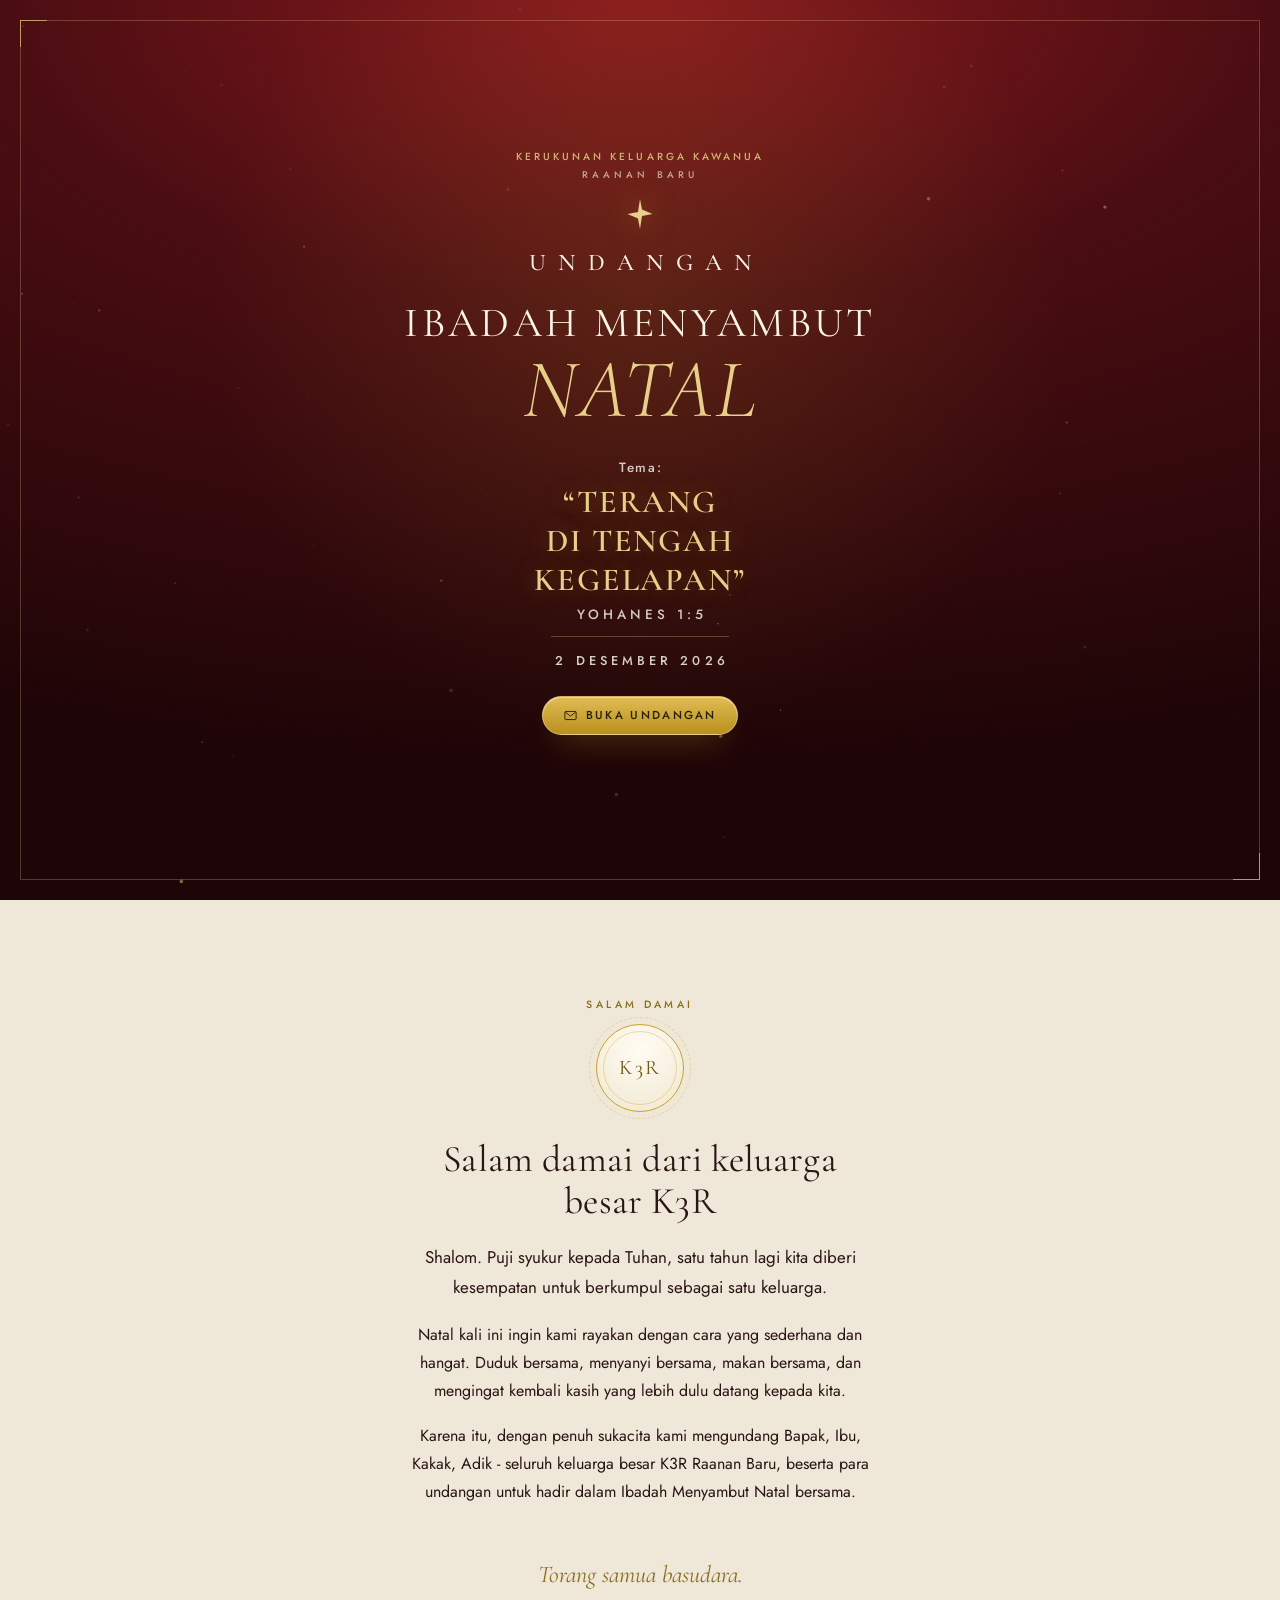
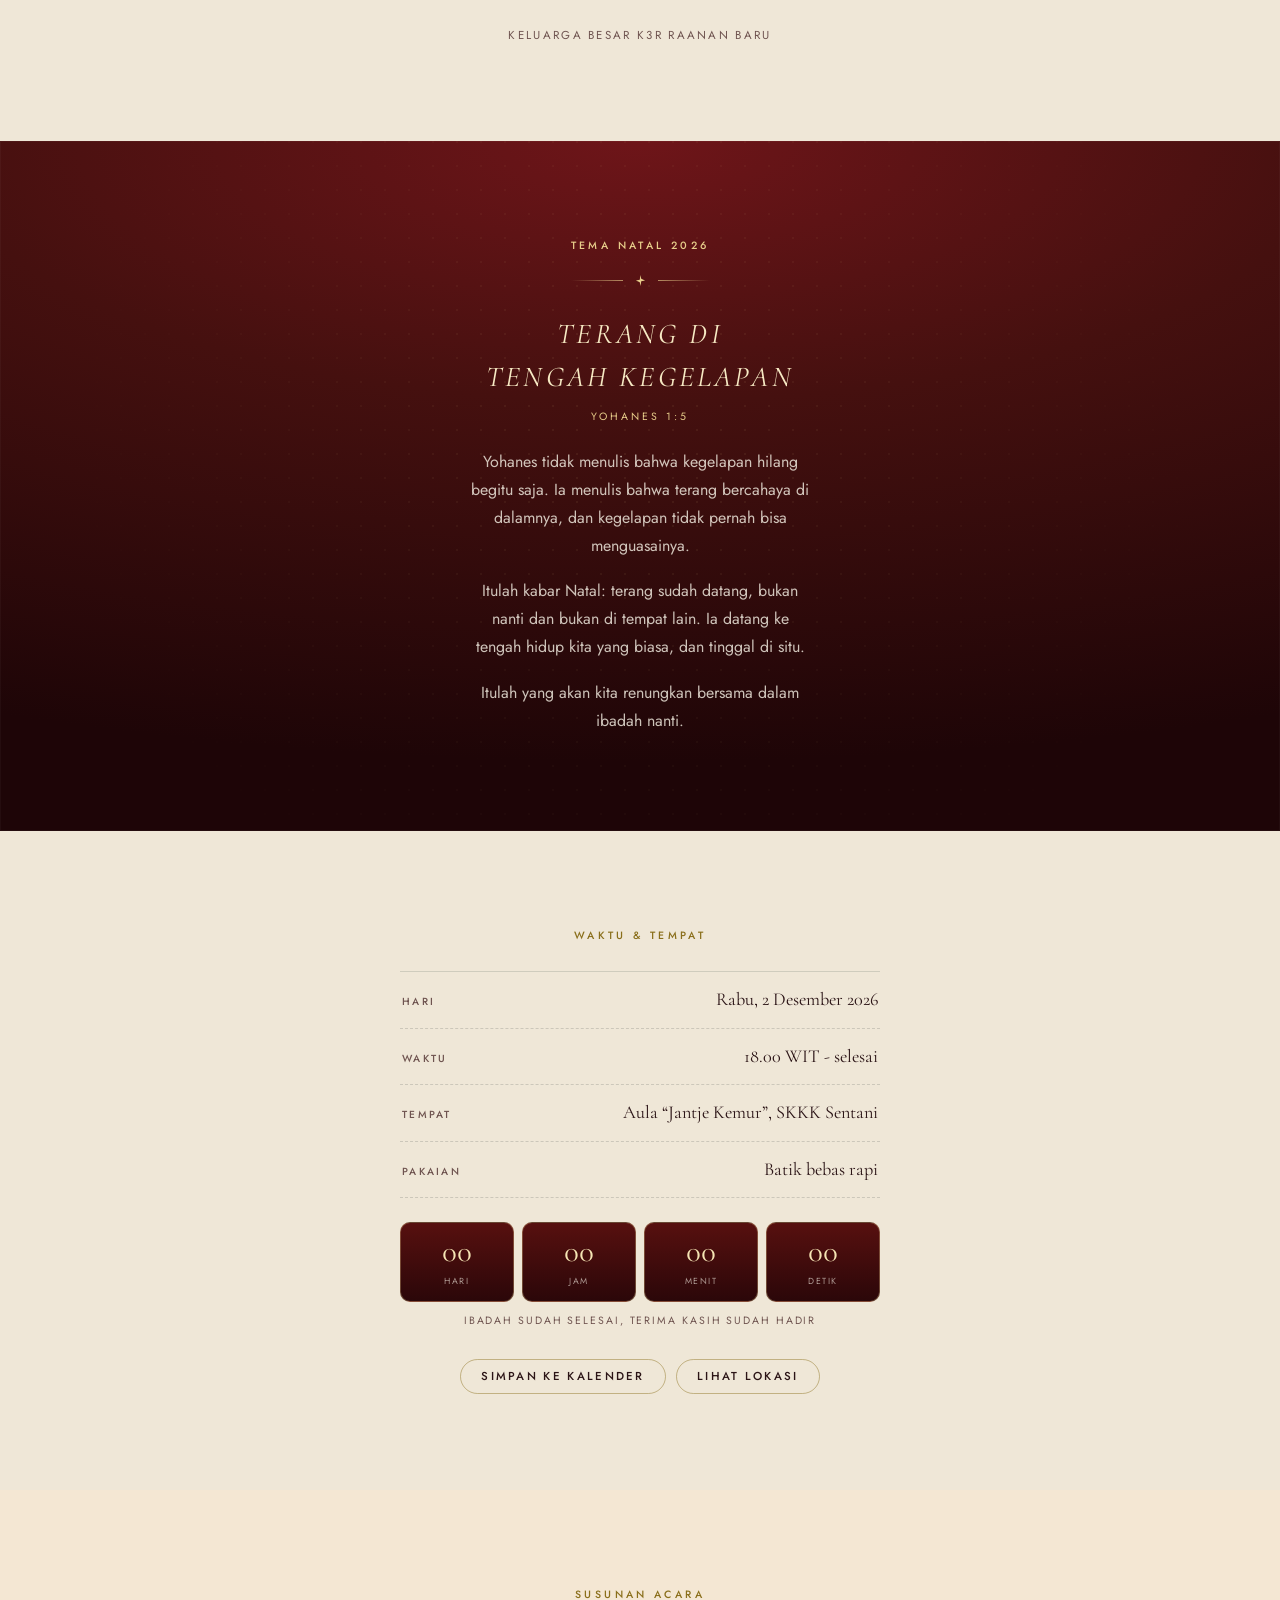
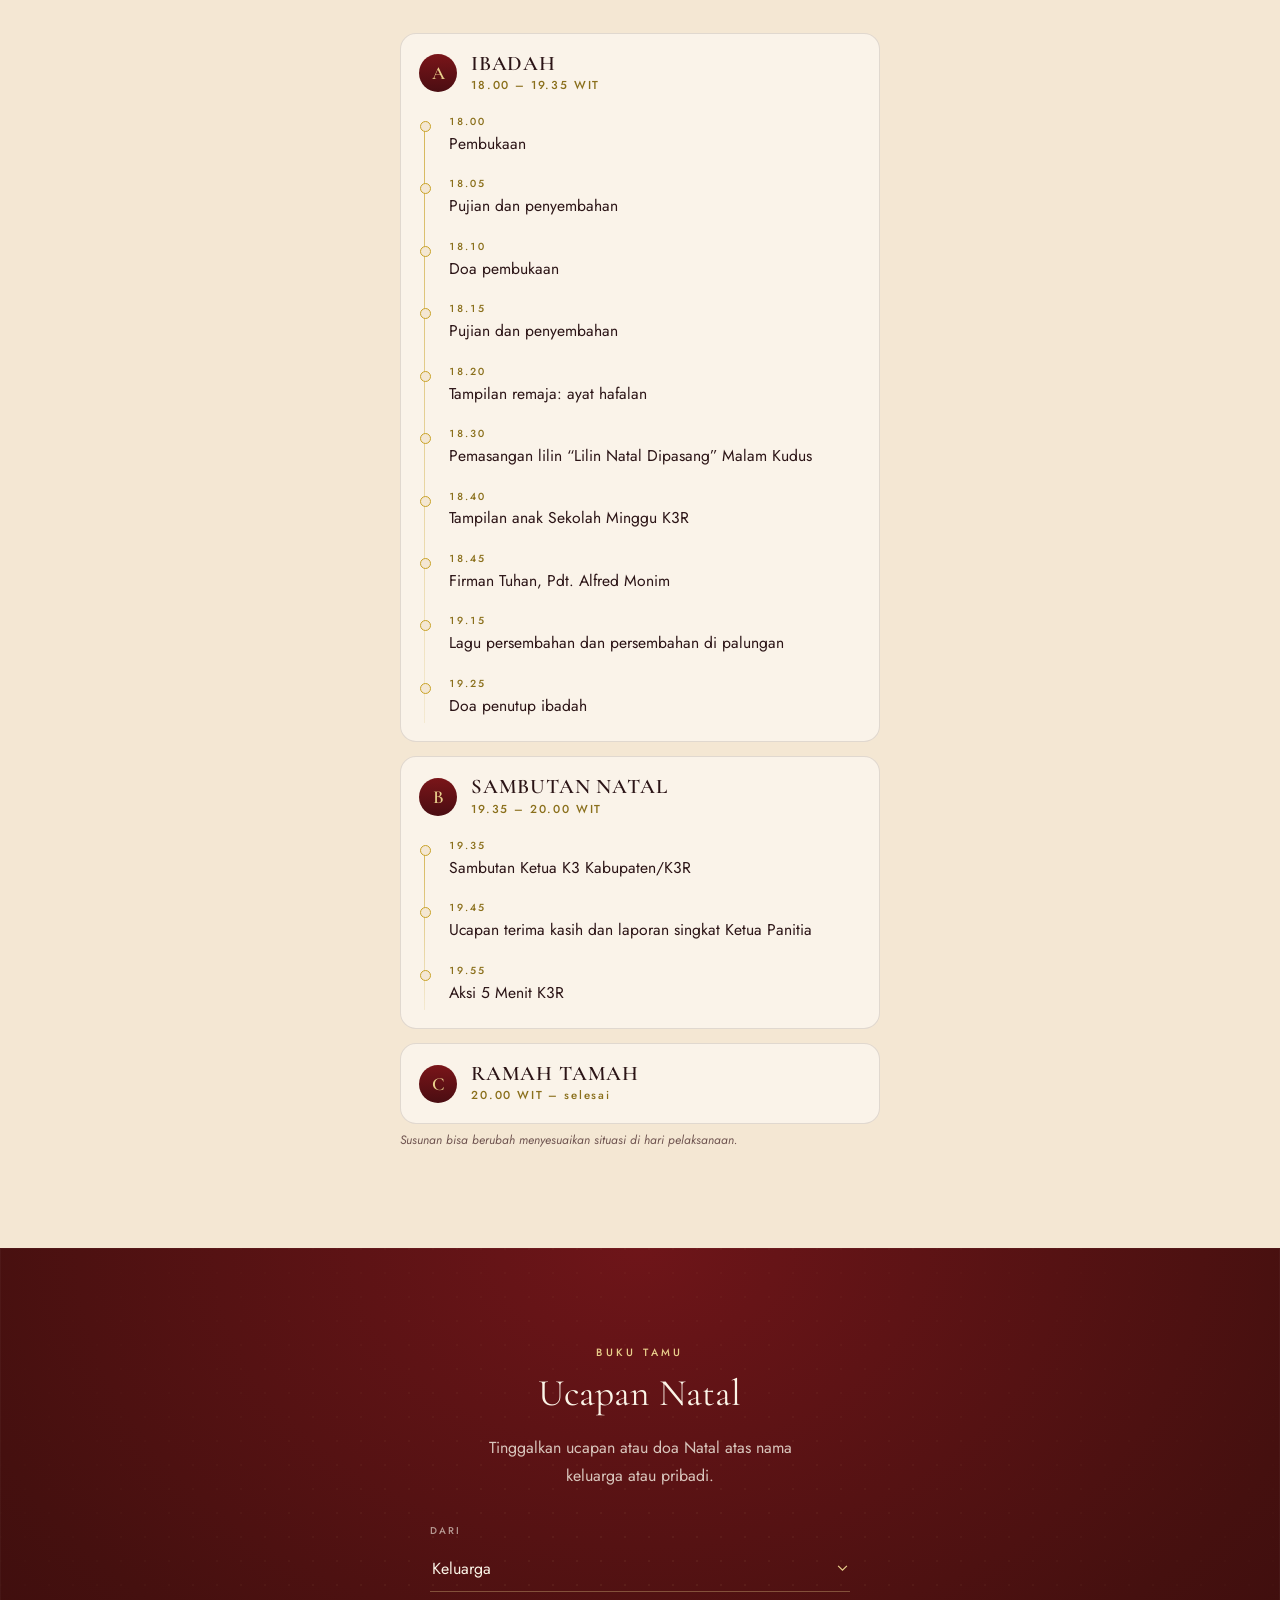
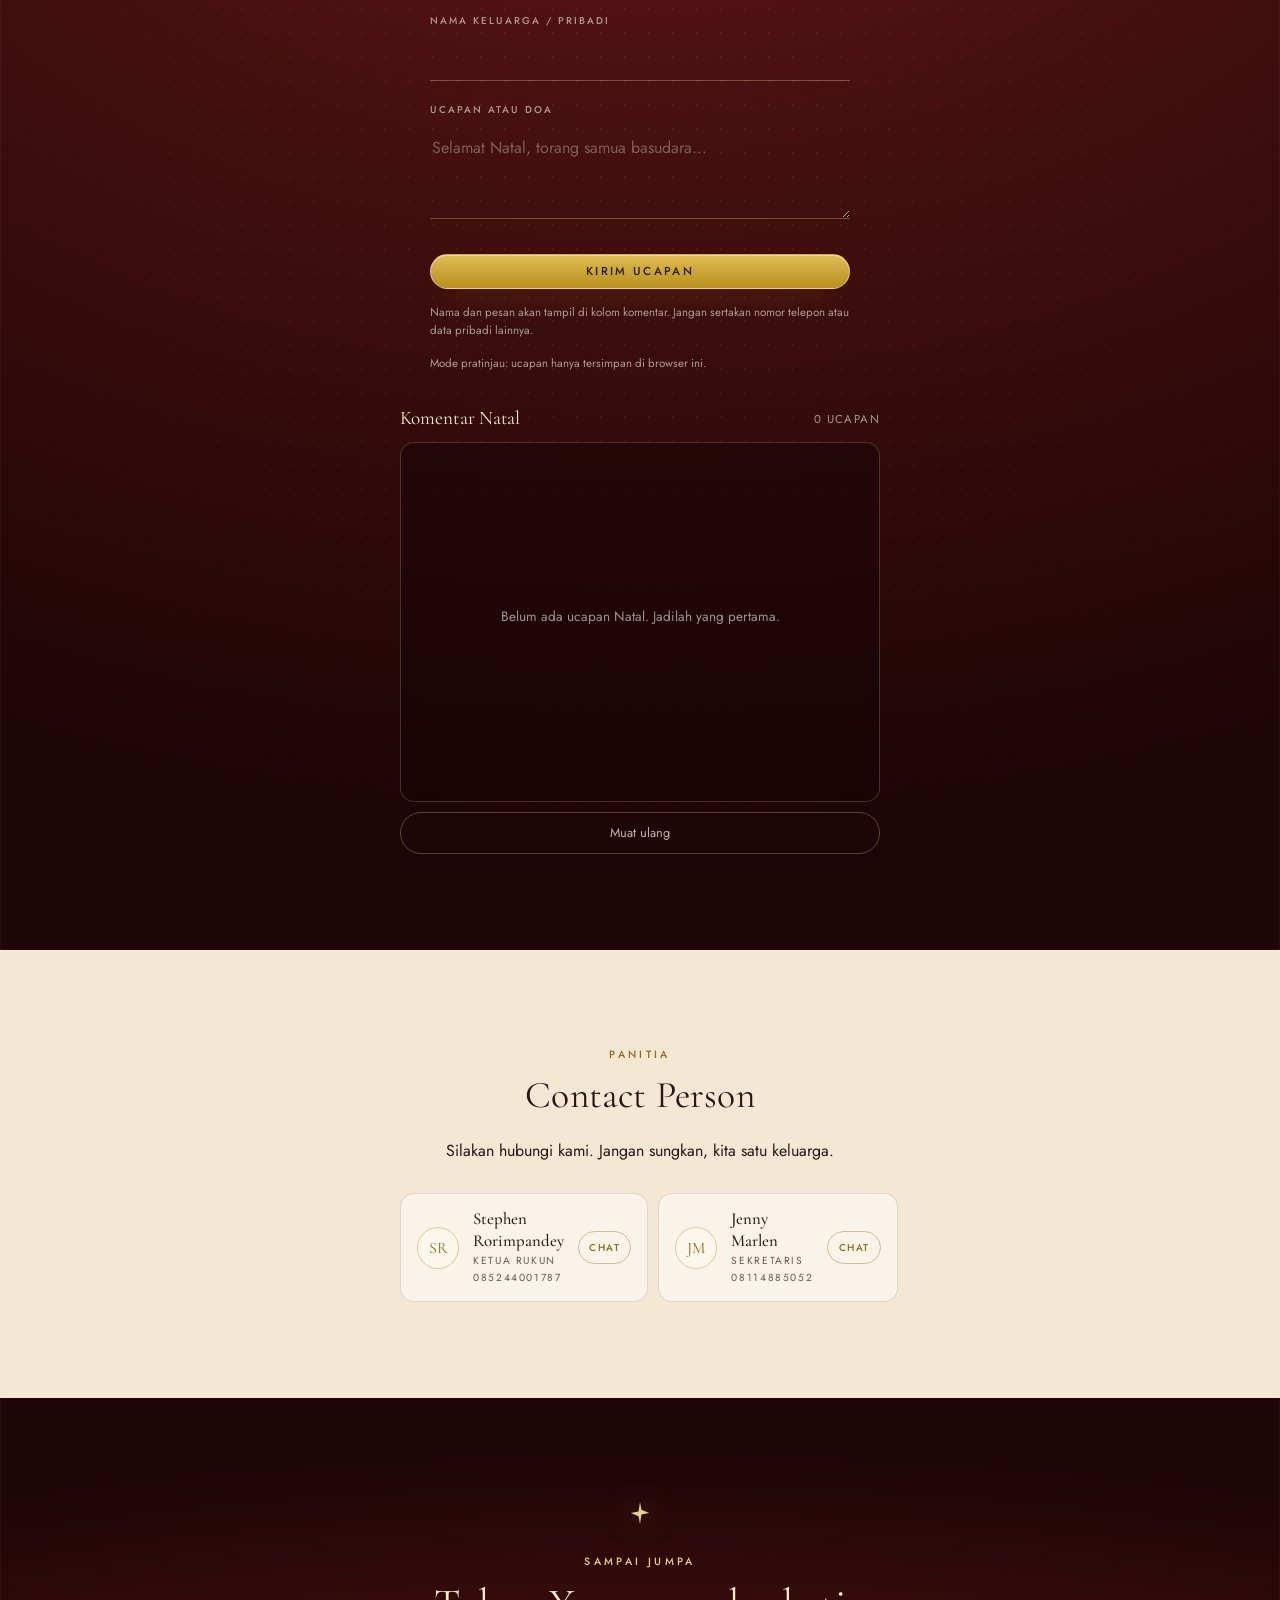
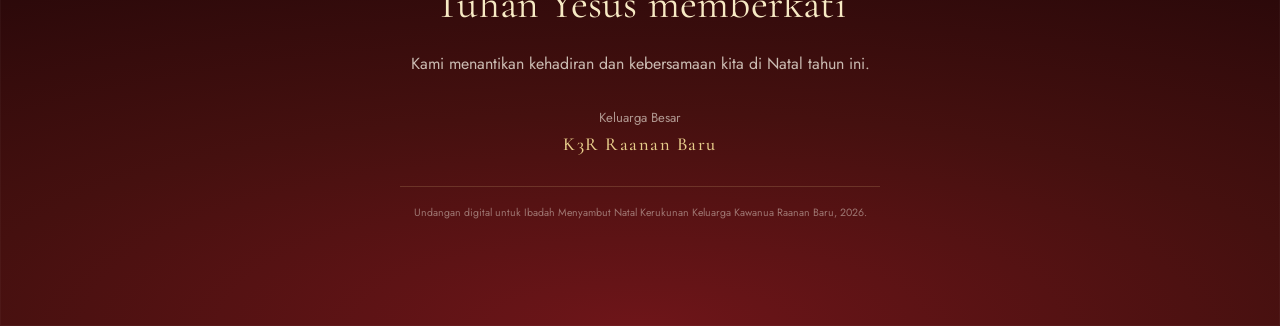
<file: index.html>
<!DOCTYPE html>
<html lang="id">
<head>
<meta charset="utf-8">
<meta name="viewport" content="width=device-width, initial-scale=1, viewport-fit=cover">
<meta name="theme-color" content="#25060A">
<title>Undangan Ibadah Menyambut Natal K3R Raanan Baru 2026</title>
<meta name="description" content="Undangan Ibadah Menyambut Natal Kerukunan Keluarga Kawanua (K3R) Raanan Baru. Rabu, 2 Desember 2026, pukul 18.00 WIT, di Aula “Jantje Kemur”, SKKK Sentani.">
<meta property="og:type" content="website">
<meta property="og:title" content="Ibadah Menyambut Natal K3R Raanan Baru 2026">
<meta property="og:description" content="Terang di tengah kegelapan. 2 Desember 2026, pukul 18.00 WIT, di Aula “Jantje Kemur”, SKKK Sentani.">
<meta property="og:locale" content="id_ID">
<link rel="preconnect" href="https://fonts.googleapis.com">
<link rel="preconnect" href="https://fonts.gstatic.com" crossorigin>
<link href="https://fonts.googleapis.com/css2?family=Cormorant+Garamond:ital,wght@0,300;0,400;0,500;0,600;1,300;1,400&family=Jost:wght@300;400;500;600&display=swap" rel="stylesheet">
<link rel="stylesheet" href="css/style.css">
<noscript><style>
  body.locked { overflow: auto !important; height: auto !important; }
  [data-reveal] { opacity: 1 !important; transform: none !important; }
  #openBtn, .scroll-cue { display: none; }
</style></noscript>
</head>
<body class="locked">

<!-- ==========================================================
     SAMPUL / PINTU MASUK
     ========================================================== -->
<header class="cover" id="cover">
  <canvas id="dust" aria-hidden="true"></canvas>
  <span class="frame" aria-hidden="true"></span>

  <div class="cover-inner wrap">
    <p class="eyebrow">Kerukunan Keluarga Kawanua<span>Raanan Baru</span></p>

    <svg class="star" viewBox="0 0 24 24" aria-hidden="true">
      <path d="M12 0l1.62 8.38L22 12l-8.38 1.62L12 24l-1.62-8.38L2 12l8.38-1.62z"/>
    </svg>

    <p class="cover-label">Undangan</p>

    <h1 class="cover-title"><span>Ibadah Menyambut</span> <em>Natal</em></h1>

    <p class="cover-theme"><span class="cover-theme-label">Tema:</span>&ldquo;Terang di Tengah Kegelapan&rdquo;<span>Yohanes 1:5</span></p>

    <div class="guest" id="guestCard" hidden>
      <small>Undangan untuk</small>
      <strong id="guestName"></strong>
      <span id="guestMeta"></span>
    </div>

    <p class="cover-date" id="coverDate">2 Desember 2026</p>

    <button class="btn btn--gold" id="openBtn" type="button">
      <svg class="ico" viewBox="0 0 24 24" fill="none" stroke="currentColor" stroke-width="1.5" aria-hidden="true">
        <rect x="3" y="5.5" width="18" height="13" rx="1.5"/>
        <path d="M3.6 6.4 12 13l8.4-6.6"/>
      </svg>
      Buka Undangan
    </button>
  </div>

  <a class="scroll-cue" href="#salam" aria-label="Gulir ke isi undangan"><span></span></a>
</header>

<main id="main">

  <!-- ============================ SALAM ============================ -->
  <section class="sect" id="salam">
    <div class="wrap center">
      <p class="kicker">Salam Damai</p>
      <div class="seal" aria-hidden="true">K3R</div>

      <h2 data-reveal>Salam damai dari keluarga besar K3R</h2>

      <p class="lead" data-reveal>Shalom. Puji syukur kepada Tuhan, satu tahun lagi kita diberi kesempatan untuk berkumpul sebagai satu keluarga.</p>

      <p data-reveal>Natal kali ini ingin kami rayakan dengan cara yang sederhana dan hangat. Duduk bersama, menyanyi bersama, makan bersama, dan mengingat kembali kasih yang lebih dulu datang kepada kita.</p>

      <p data-reveal>Karena itu, dengan penuh sukacita kami mengundang Bapak, Ibu, Kakak, Adik - seluruh keluarga besar K3R Raanan Baru, beserta para undangan untuk hadir dalam Ibadah Menyambut Natal bersama.</p>

      <p class="pull" data-reveal>Torang samua basudara.</p>
      <p class="sign" data-reveal>Keluarga Besar K3R Raanan Baru</p>
    </div>
  </section>

  <!-- ============================ TEMA ============================ -->
  <section class="sect sect--dark" id="tema">
    <div class="wrap center">
      <p class="kicker" data-reveal>Tema Natal 2026</p>

      <div class="orn" aria-hidden="true">
        <i></i>
        <svg viewBox="0 0 24 24"><path d="M12 0l1.62 8.38L22 12l-8.38 1.62L12 24l-1.62-8.38L2 12l8.38-1.62z"/></svg>
        <i></i>
      </div>

      <blockquote class="quote" data-reveal>Terang di Tengah Kegelapan</blockquote>
      <p class="quote-ref" data-reveal>Yohanes 1:5</p>

      <p class="wide" data-reveal>Yohanes tidak menulis bahwa kegelapan hilang begitu saja. Ia menulis bahwa terang bercahaya di dalamnya, dan kegelapan tidak pernah bisa menguasainya.</p>
      <p class="wide" data-reveal>Itulah kabar Natal: terang sudah datang, bukan nanti dan bukan di tempat lain. Ia datang ke tengah hidup kita yang biasa, dan tinggal di situ.</p>
      <p class="wide" data-reveal>Itulah yang akan kita renungkan bersama dalam ibadah nanti.</p>
    </div>
  </section>

  <!-- ============================ ACARA ============================ -->
  <section class="sect" id="acara">
    <div class="wrap">
      <div class="center">
        <p class="kicker" data-reveal>Waktu &amp; Tempat</p>
      </div>

      <div class="rows" data-reveal>
        <div class="row">
          <span class="row-k">Hari</span>
          <span class="row-v" id="tglPanjang">Rabu, 2 Desember 2026</span>
        </div>
        <div class="row">
          <span class="row-k">Waktu</span>
          <span class="row-v" id="jamAcara">18.00 WIT - selesai</span>
        </div>
        <div class="row">
          <span class="row-k">Tempat</span>
          <span class="row-v" id="tempatAcara">Aula “Jantje Kemur”, SKKK Sentani</span>
        </div>
        <div class="row">
          <span class="row-k">Pakaian</span>
          <span class="row-v">Batik bebas rapi</span>
        </div>
      </div>

      <div class="cd" id="cd" aria-label="Hitung mundur menuju ibadah" data-reveal>
        <div><b id="cdD">--</b><span>Hari</span></div>
        <div><b id="cdH">--</b><span>Jam</span></div>
        <div><b id="cdM">--</b><span>Menit</span></div>
        <div><b id="cdS">--</b><span>Detik</span></div>
      </div>
      <p class="cd-note" id="cdNote">Menuju hari Natal</p>

      <div class="actions" data-reveal>
        <button class="btn btn--line" id="btnIcs" type="button">Simpan ke Kalender</button>
        <a class="btn btn--line" id="btnMaps" href="#" target="_blank" rel="noopener">Lihat Lokasi</a>
      </div>
    </div>
  </section>

  <!-- ============================ RUNDOWN ============================ -->
  <section class="sect sect--tint" id="rundown">
    <div class="wrap">
      <div class="center">
        <p class="kicker" data-reveal>Susunan Acara</p>
      </div>

      <div class="agenda" data-reveal>
        <section class="agenda-part" aria-labelledby="agendaIbadah">
          <header class="agenda-head">
            <span class="agenda-mark" aria-hidden="true">A</span>
            <div>
              <h3 id="agendaIbadah">Ibadah</h3>
              <p>18.00 &ndash; 19.35 WIT</p>
            </div>
          </header>
          <ol class="tl">
            <li><time>18.00</time><span>Pembukaan</span></li>
            <li><time>18.05</time><span>Pujian dan penyembahan</span></li>
            <li><time>18.10</time><span>Doa pembukaan</span></li>
            <li><time>18.15</time><span>Pujian dan penyembahan</span></li>
            <li><time>18.20</time><span>Tampilan remaja: ayat hafalan</span></li>
            <li><time>18.30</time><span>Pemasangan lilin &ldquo;Lilin Natal Dipasang&rdquo; Malam Kudus</span></li>
            <li><time>18.40</time><span>Tampilan anak Sekolah Minggu K3R</span></li>
            <li><time>18.45</time><span>Firman Tuhan, Pdt. Alfred Monim</span></li>
            <li><time>19.15</time><span>Lagu persembahan dan persembahan di palungan</span></li>
            <li><time>19.25</time><span>Doa penutup ibadah</span></li>
          </ol>
        </section>

        <section class="agenda-part" aria-labelledby="agendaSambutan">
          <header class="agenda-head">
            <span class="agenda-mark" aria-hidden="true">B</span>
            <div>
              <h3 id="agendaSambutan">Sambutan Natal</h3>
              <p>19.35 &ndash; 20.00 WIT</p>
            </div>
          </header>
          <ol class="tl">
            <li><time>19.35</time><span>Sambutan Ketua K3 Kabupaten/K3R</span></li>
            <li><time>19.45</time><span>Ucapan terima kasih dan laporan singkat Ketua Panitia</span></li>
            <li><time>19.55</time><span>Aksi 5 Menit K3R</span></li>
          </ol>
        </section>

        <section class="agenda-part" aria-labelledby="agendaRamah">
          <header class="agenda-head">
            <span class="agenda-mark" aria-hidden="true">C</span>
            <div>
              <h3 id="agendaRamah">Ramah Tamah</h3>
              <p>20.00 WIT &ndash; selesai</p>
            </div>
          </header>
        </section>
      </div>

      <p class="tl-note" data-reveal>Susunan bisa berubah menyesuaikan situasi di hari pelaksanaan.</p>
    </div>
  </section>

  <section class="sect sect--dark" id="ucapan" aria-labelledby="wishTitle">
    <div class="wrap">
      <div class="center">
        <p class="kicker" data-reveal>Buku Tamu</p>
        <h2 id="wishTitle" data-reveal>Ucapan Natal</h2>
        <p class="wide" data-reveal>Tinggalkan ucapan atau doa Natal atas nama keluarga atau pribadi.</p>
      </div>
      <form class="form" id="wishForm" data-reveal>
        <div class="field">
          <label for="wishJenis">Dari</label>
          <select id="wishJenis"><option>Keluarga</option><option>Pribadi</option></select>
        </div>
        <div class="field">
          <label for="wishNama">Nama keluarga / pribadi</label>
          <input id="wishNama" type="text" autocomplete="name" maxlength="70" required>
        </div>
        <div class="field">
          <label for="wishPesan">Ucapan atau doa</label>
          <textarea id="wishPesan" rows="3" minlength="3" maxlength="500" required placeholder="Selamat Natal, torang samua basudara..."></textarea>
        </div>
        <button class="btn btn--gold btn--full" type="submit" disabled>Kirim Ucapan</button>
        <p class="note">Nama dan pesan akan tampil di kolom komentar. Jangan sertakan nomor telepon atau data pribadi lainnya.</p>
        <p class="note" id="wishNote" role="status"></p>
      </form>
      <div class="wish-chat" data-reveal>
        <div class="wish-chat__head">
          <h3>Komentar Natal</h3>
          <span id="wishCount" class="wish-count">0 ucapan</span>
        </div>
        <div class="wish-chat__log" id="wishLog" aria-live="polite">
          <p id="wishEmpty" role="status">Memuat ucapan?</p>
          <ul id="wishList"></ul>
        </div>
        <button type="button" class="wish-refresh" id="wishRefresh">Muat ulang</button>
      </div>
    </div>
  </section>

  <!-- ============================ KONTAK ============================ -->
  <section class="sect sect--tint" id="kontak">
    <div class="wrap">
      <div class="center">
        <p class="kicker" data-reveal>Panitia</p>
        <h2 data-reveal>Contact Person</h2>
        <p data-reveal>Silakan hubungi kami. Jangan sungkan, kita satu keluarga.</p>
      </div>
      <div class="contacts" id="contacts" data-reveal></div>
    </div>
  </section>

</main>

<!-- ==========================================================
     PENUTUP
     ========================================================== -->
<footer class="closing">
  <div class="wrap center">
    <svg class="star star--sm" viewBox="0 0 24 24" aria-hidden="true">
      <path d="M12 0l1.62 8.38L22 12l-8.38 1.62L12 24l-1.62-8.38L2 12l8.38-1.62z"/>
    </svg>
    <p class="kicker">Sampai jumpa</p>
    <h2>Tuhan Yesus memberkati</h2>
    <p>Kami menantikan kehadiran dan kebersamaan kita di Natal tahun ini.</p>
    <p class="closing-sign">Keluarga Besar<br><strong>K3R Raanan Baru</strong></p>
    <p class="fine">Undangan digital untuk Ibadah Menyambut Natal Kerukunan Keluarga Kawanua Raanan Baru, 2026.</p>
  </div>
</footer>

<audio id="bgm" src="audio/lagu-natal.mp3" preload="auto" loop playsinline></audio>
<button class="music-btn" id="musicBtn" type="button" aria-pressed="false" aria-label="Putar musik" hidden>
  <svg viewBox="0 0 24 24" aria-hidden="true"><path d="M9 18V5l12-2v13" fill="none" stroke="currentColor" stroke-width="1.6"/><circle cx="6" cy="18" r="3" fill="currentColor"/><circle cx="18" cy="16" r="3" fill="currentColor"/></svg>
</button>

<nav class="dock" id="dock" aria-label="Aksi cepat">
  <a href="#" id="dockMaps" target="_blank" rel="noopener">Lokasi</a>
  <a href="#ucapan">Ucapan Natal</a>
</nav>

<script src="js/config.js"></script>
<script src="js/app.js"></script>
<script src="js/wishes.js" defer></script>
</body>
</html>
</file>
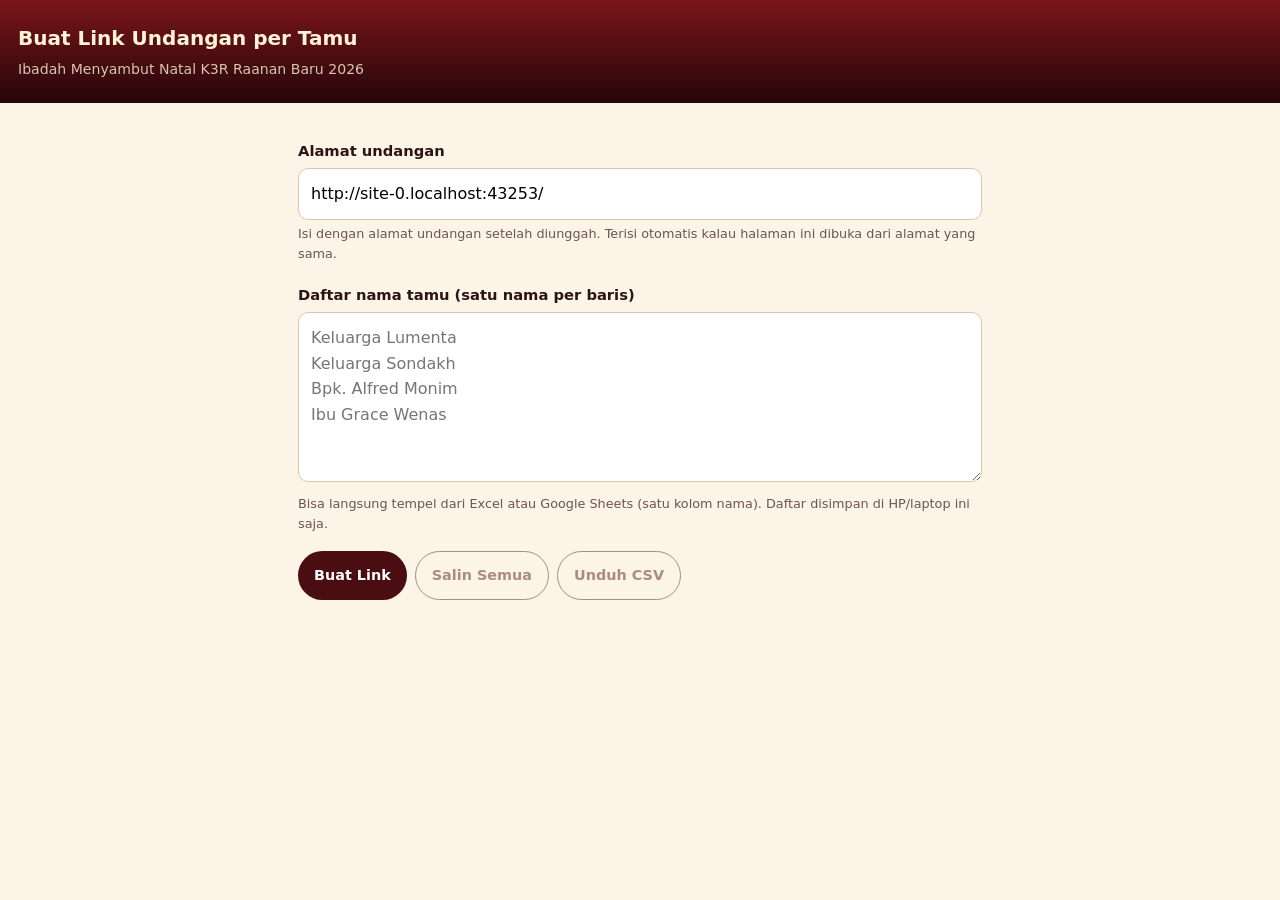
<file: buat-link.html>
<!DOCTYPE html>
<html lang="id">
<head>
<meta charset="utf-8">
<meta name="viewport" content="width=device-width, initial-scale=1, viewport-fit=cover">
<meta name="robots" content="noindex">
<meta name="theme-color" content="#25060A">
<title>Buat Link Undangan per Tamu · K3R</title>
<style>
  :root { --wine: #4A0D12; --gold: #C9A227; --cream: #FBF4E7; --ink: #2B1416; --muted: #6F5450; }
  * { box-sizing: border-box; }
  body {
    margin: 0;
    font: 16px/1.6 system-ui, -apple-system, "Segoe UI", sans-serif;
    color: var(--ink);
    background: var(--cream);
  }
  header { padding: 22px 18px; color: #FFF4D6; background: linear-gradient(180deg, #7A1519, #25060A); }
  header h1 { margin: 0; font-size: 1.25rem; }
  header p { margin: 4px 0 0; font-size: .88rem; opacity: .8; }
  main { max-width: 720px; margin: 0 auto; padding: 18px; }
  label { display: block; margin: 18px 0 6px; font-weight: 600; font-size: .92rem; }
  .hint { margin: 4px 0 0; font-size: .8rem; color: var(--muted); }
  input, textarea {
    width: 100%;
    padding: 12px;
    border: 1px solid #D9C7AE;
    border-radius: 10px;
    font: inherit;
    background: #fff;
  }
  textarea { min-height: 170px; resize: vertical; }
  .row { display: flex; flex-wrap: wrap; gap: 8px; margin-top: 16px; }
  button {
    padding: 12px 16px;
    border: 0;
    border-radius: 999px;
    font: inherit;
    font-weight: 600;
    font-size: .9rem;
    cursor: pointer;
    color: #fff;
    background: var(--wine);
  }
  button.alt { color: var(--wine); background: transparent; border: 1px solid var(--wine); }
  button:disabled { opacity: .45; cursor: not-allowed; }
  #status { min-height: 1.5em; margin: 12px 0 0; font-size: .88rem; color: var(--muted); }
  ol { margin: 18px 0 0; padding: 0; list-style: none; display: grid; gap: 10px; }
  li { padding: 14px; border: 1px solid #E5D6C0; border-radius: 12px; background: #fff; }
  li strong { display: block; font-size: 1rem; }
  li code {
    display: block;
    margin: 6px 0 10px;
    font-size: .78rem;
    color: var(--muted);
    word-break: break-all;
  }
  li .row { margin-top: 0; }
  li button { padding: 8px 12px; font-size: .8rem; }
  li a.wa {
    display: inline-flex;
    align-items: center;
    padding: 8px 12px;
    border-radius: 999px;
    font-size: .8rem;
    font-weight: 600;
    color: #fff;
    background: #1F8A4C;
    text-decoration: none;
  }
</style>
</head>
<body>
<header>
  <h1>Buat Link Undangan per Tamu</h1>
  <p>Ibadah Menyambut Natal K3R Raanan Baru 2026</p>
</header>

<main>
  <label for="baseUrl">Alamat undangan</label>
  <input id="baseUrl" type="url" inputmode="url" autocomplete="off" placeholder="https://natal-k3r-2026.netlify.app/">
  <p class="hint">Isi dengan alamat undangan setelah diunggah. Terisi otomatis kalau halaman ini dibuka dari alamat yang sama.</p>

  <label for="names">Daftar nama tamu (satu nama per baris)</label>
  <textarea id="names" placeholder="Keluarga Lumenta&#10;Keluarga Sondakh&#10;Bpk. Alfred Monim&#10;Ibu Grace Wenas"></textarea>
  <p class="hint">Bisa langsung tempel dari Excel atau Google Sheets (satu kolom nama). Daftar disimpan di HP/laptop ini saja.</p>

  <div class="row">
    <button id="btnMake" type="button">Buat Link</button>
    <button id="btnCopyAll" class="alt" type="button" disabled>Salin Semua</button>
    <button id="btnCsv" class="alt" type="button" disabled>Unduh CSV</button>
  </div>
  <p id="status" role="status"></p>

  <ol id="out"></ol>
</main>

<script>
(function () {
  'use strict';

  var KEY = 'k3r-natal-2026-daftar-tamu';
  var base = document.getElementById('baseUrl');
  var names = document.getElementById('names');
  var out = document.getElementById('out');
  var status = document.getElementById('status');
  var btnCopyAll = document.getElementById('btnCopyAll');
  var btnCsv = document.getElementById('btnCsv');
  var rows = [];

  var saved = {};
  try { saved = JSON.parse(localStorage.getItem(KEY) || '{}') || {}; } catch (err) {}
  base.value = saved.base || (location.protocol.indexOf('http') === 0
    ? location.href.replace(/buat-link\.html.*$/, '')
    : '');
  names.value = saved.names || '';

  function linkFor(name) {
    var url = new URL(base.value.trim());
    if (!/^https?:$/.test(url.protocol)) throw new Error('Alamat harus HTTP atau HTTPS');
    url.search = '';
    url.hash = '';
    url.searchParams.set('to', name);
    return url.toString();
  }

  function message(name, link) {
    return 'Shalom, ' + name + '.\n\n'
      + 'Dengan sukacita kami mengundang ' + name + ' dalam Ibadah Menyambut Natal '
      + 'Kerukunan Keluarga Kawanua (K3R) Raanan Baru.\n\n'
      + 'Tema: Terang di Tengah Kegelapan (Yohanes 1:5)\n'
      + 'Rabu, 2 Desember 2026, pukul 18.00 WIT - selesai\n'
      + 'Aula "Jantje Kemur", SKKK Sentani\n\n'
      + 'Undangan lengkap:\n' + link + '\n\n'
      + 'Tuhan Yesus memberkati.';
  }

  async function copy(text) {
    try {
      await navigator.clipboard.writeText(text);
      return true;
    } catch (err) {
      var area = document.createElement('textarea');
      area.value = text;
      document.body.appendChild(area);
      area.select();
      var ok = document.execCommand('copy');
      area.remove();
      return ok;
    }
  }

  function render() {
    out.replaceChildren();
    rows.forEach(function (row) {
      var li = document.createElement('li');
      var strong = document.createElement('strong');
      var code = document.createElement('code');
      var actions = document.createElement('div');
      var copyBtn = document.createElement('button');
      var wa = document.createElement('a');

      strong.textContent = row.name;
      code.textContent = row.link;
      actions.className = 'row';

      copyBtn.type = 'button';
      copyBtn.textContent = 'Salin pesan';
      copyBtn.addEventListener('click', async function () {
        var ok = await copy(row.message);
        copyBtn.textContent = ok ? 'Tersalin' : 'Gagal menyalin';
      });

      wa.className = 'wa';
      wa.href = 'https://wa.me/?text=' + encodeURIComponent(row.message);
      wa.target = '_blank';
      wa.rel = 'noopener';
      wa.textContent = 'Kirim WhatsApp';

      actions.append(copyBtn, wa);
      li.append(strong, code, actions);
      out.appendChild(li);
    });
    btnCopyAll.disabled = btnCsv.disabled = !rows.length;
  }

  document.getElementById('btnMake').addEventListener('click', function () {
    var list = names.value.split(/\r?\n/)
      .map(function (n) { return n.replace(/\s+/g, ' ').trim(); })
      .filter(Boolean);
    list = list.filter(function (n, i) { return list.indexOf(n) === i; });

    if (!list.length) {
      status.textContent = 'Isi minimal satu nama tamu.';
      return;
    }
    try {
      linkFor('cek');
    } catch (err) {
      status.textContent = 'Alamat undangan belum benar. Contoh: https://natal-k3r-2026.netlify.app/';
      base.focus();
      return;
    }

    rows = list.map(function (name) {
      var link = linkFor(name);
      return { name: name, link: link, message: message(name, link) };
    });

    try {
      localStorage.setItem(KEY, JSON.stringify({ base: base.value.trim(), names: names.value }));
    } catch (err) {}
    status.textContent = rows.length + ' link dibuat.';
    render();
  });

  btnCopyAll.addEventListener('click', async function () {
    var text = rows.map(function (r) { return r.name + '\n' + r.link; }).join('\n\n');
    status.textContent = (await copy(text)) ? 'Semua nama dan link tersalin.' : 'Gagal menyalin.';
  });

  btnCsv.addEventListener('click', function () {
    function cell(v) { return '"' + String(v).replace(/"/g, '""') + '"'; }
    var csv = '\ufeffNama;Link\r\n' + rows.map(function (r) {
      return cell(r.name) + ';' + cell(r.link);
    }).join('\r\n');
    var url = URL.createObjectURL(new Blob([csv], { type: 'text/csv;charset=utf-8' }));
    var a = document.createElement('a');
    a.href = url;
    a.download = 'link-undangan-k3r.csv';
    document.body.appendChild(a);
    a.click();
    a.remove();
    setTimeout(function () { URL.revokeObjectURL(url); }, 4000);
  });
})();
</script>
</body>
</html>
</file>
<file: css/style.css>
/* =========================================================
   UNDANGAN IBADAH NATAL K3R RAANAN BARU 2026
   Palet: merah marun, krem, emas
   ========================================================= */

:root {
  --wine:      #25060A;
  --wine-2:    #4A0D12;
  --wine-3:    #7A1519;
  --red:       #A82328;
  --cream:     #FBF4E7;
  --cream-2:   #F4E7D3;
  --gold:      #C9A227;
  --gold-2:    #E8CE8B;
  --gold-ink:  #8A6F1B;
  --ink:       #2B1416;
  --muted:     #6F5450;

  --serif: "Cormorant Garamond", "Times New Roman", Georgia, serif;
  --sans: "Jost", "Segoe UI", system-ui, -apple-system, sans-serif;

  --pad: clamp(22px, 7vw, 40px);
  --maxw: 560px;
  --ease: cubic-bezier(.22, .61, .36, 1);
}

* { box-sizing: border-box; }

html {
  -webkit-text-size-adjust: 100%;
  scroll-behavior: smooth;
}

body {
  margin: 0;
  background: var(--cream);
  color: var(--ink);
  font-family: var(--sans);
  font-size: 16px;
  font-weight: 400;
  line-height: 1.75;
  overflow-x: hidden;
  -webkit-font-smoothing: antialiased;
}

body.locked {
  overflow: hidden;
  height: 100vh;
  height: 100dvh;
}

img, svg { max-width: 100%; }

p { margin: 0 0 1.1em; }
p:last-child { margin-bottom: 0; }

h1, h2, h3 {
  font-family: var(--serif);
  font-weight: 400;
  line-height: 1.12;
  margin: 0 0 .6em;
  letter-spacing: .005em;
}

h2 {
  font-size: clamp(1.7rem, 7.4vw, 2.35rem);
  margin-bottom: .55em;
}

::selection {
  background: var(--gold);
  color: #fff;
}

:focus-visible {
  outline: 2px solid var(--gold);
  outline-offset: 3px;
}

/* ---------------------------------------------------------
   Kerangka
   --------------------------------------------------------- */
.wrap {
  width: 100%;
  max-width: var(--maxw);
  margin-inline: auto;
  padding-inline: var(--pad);
}

.center { text-align: center; }

.music-btn {
  position: fixed;
  right: 14px;
  bottom: calc(76px + env(safe-area-inset-bottom));
  z-index: 45;
  display: grid;
  place-items: center;
  width: 46px;
  height: 46px;
  padding: 0;
  border: 1px solid rgba(232, 206, 139, .5);
  border-radius: 50%;
  color: var(--gold-2);
  background: rgba(30, 5, 7, .85);
  box-shadow: 0 10px 24px -10px rgba(0, 0, 0, .7);
  cursor: pointer;
  -webkit-tap-highlight-color: transparent;
}
.music-btn[hidden] { display: none; }
.music-btn svg { width: 20px; height: 20px; opacity: .55; }
.music-btn.is-on svg { opacity: 1; }
.music-btn.is-on { animation: spin 6s linear infinite; }
@keyframes spin { to { transform: rotate(360deg); } }
@media (prefers-reduced-motion: reduce) { .music-btn.is-on { animation: none; } }

.sect {
  position: relative;
  padding-block: clamp(58px, 13vw, 96px);
}

.sect--tint { background: var(--cream-2); }

.sect--dark {
  background:
    radial-gradient(130% 90% at 50% 0%, #6E1519 0%, #45100F 42%, #1E0507 100%);
  color: var(--cream);
}

.sect--dark::before {
  content: "";
  position: absolute;
  inset: 0;
  background-image: radial-gradient(circle at 1px 1px, rgba(232, 206, 139, .16) 1px, transparent 0);
  background-size: 24px 24px;
  opacity: .45;
  -webkit-mask-image: radial-gradient(circle at 50% 40%, #000 10%, transparent 78%);
  mask-image: radial-gradient(circle at 50% 40%, #000 10%, transparent 78%);
  pointer-events: none;
}

.sect--dark .wrap { position: relative; z-index: 1; }

/* ---------------------------------------------------------
   Teks kecil & ornamen
   --------------------------------------------------------- */
.kicker {
  font-family: var(--sans);
  font-size: .66rem;
  font-weight: 500;
  letter-spacing: .32em;
  text-transform: uppercase;
  color: var(--gold-ink);
  margin: 0 0 .9em;
}

.sect--dark .kicker,
.closing .kicker { color: var(--gold-2); }

.orn {
  display: flex;
  align-items: center;
  justify-content: center;
  gap: 12px;
  margin: 1.2em 0 1.6em;
}

.orn i {
  display: block;
  width: 52px;
  height: 1px;
  background: linear-gradient(90deg, transparent, rgba(232, 206, 139, .65));
}

.orn i:last-child {
  background: linear-gradient(270deg, transparent, rgba(232, 206, 139, .65));
}

.orn svg { width: 11px; height: 11px; fill: var(--gold-2); }

.lead {
  font-size: 1.06rem;
  color: var(--ink);
}

.sect--dark .lead { color: var(--cream); }

.wide {
  max-width: 34ch;
  margin-inline: auto;
}

.sect--dark .wide { color: rgba(247, 242, 230, .8); }

.pull {
  font-family: var(--serif);
  font-style: italic;
  font-size: 1.5rem;
  line-height: 1.35;
  color: var(--gold-ink);
  margin: 2.2em auto 1.4em;
  max-width: 20ch;
}

.sign {
  font-size: .72rem;
  letter-spacing: .2em;
  text-transform: uppercase;
  color: var(--muted);
}

/* ---------------------------------------------------------
   Sampul
   --------------------------------------------------------- */
.cover {
  position: relative;
  display: flex;
  flex-direction: column;
  align-items: center;
  justify-content: center;
  min-height: 100vh;
  min-height: 100svh;
  padding:
    calc(34px + env(safe-area-inset-top))
    var(--pad)
    calc(52px + env(safe-area-inset-bottom));
  overflow: hidden;
  text-align: center;
  color: var(--cream);
  background:
    radial-gradient(125% 85% at 50% 0%, #8A1A1E 0%, #4A0D12 40%, #1E0507 100%);
}

.cover::after {
  content: "";
  position: absolute;
  left: 50%;
  top: 34%;
  width: 80vmax;
  height: 80vmax;
  transform: translate(-50%, -50%);
  background: radial-gradient(circle, rgba(201, 162, 39, .14), transparent 60%);
  pointer-events: none;
}

#dust {
  position: absolute;
  inset: 0;
  width: 100%;
  height: 100%;
  pointer-events: none;
}

.frame {
  position: absolute;
  inset: clamp(12px, 3.5vw, 20px);
  border: 1px solid rgba(232, 206, 139, .26);
  pointer-events: none;
  z-index: 2;
}

.frame::before,
.frame::after {
  content: "";
  position: absolute;
  width: 26px;
  height: 26px;
  border: 1px solid rgba(232, 206, 139, .65);
}

.frame::before {
  top: -1px;
  left: -1px;
  border-right: 0;
  border-bottom: 0;
}

.frame::after {
  right: -1px;
  bottom: -1px;
  border-left: 0;
  border-top: 0;
}

.cover-inner {
  position: relative;
  z-index: 3;
  display: flex;
  flex-direction: column;
  align-items: center;
}

.eyebrow {
  font-family: var(--sans);
  font-size: .64rem;
  font-weight: 500;
  letter-spacing: .3em;
  line-height: 1.9;
  text-transform: uppercase;
  color: rgba(232, 206, 139, .82);
  margin: 0 0 1.4em;
}

.eyebrow span {
  display: block;
  font-size: .95em;
  letter-spacing: .42em;
  color: rgba(247, 242, 230, .62);
}

.star {
  width: 30px;
  height: 30px;
  fill: var(--gold-2);
  filter: drop-shadow(0 0 14px rgba(201, 162, 39, .55));
  animation: twinkle 4.5s var(--ease) infinite;
}

.star--sm { width: 22px; height: 22px; margin-bottom: 1.2em; }

@keyframes twinkle {
  0%, 100% { opacity: .85; transform: scale(1); }
  50%      { opacity: 1;   transform: scale(1.08); }
}

.cover-label {
  margin: .9em 0 0;
  font-family: var(--serif);
  font-size: clamp(1.15rem, 5vw, 1.5rem);
  font-weight: 500;
  letter-spacing: .5em;
  text-indent: .5em;
  line-height: 1;
  text-transform: uppercase;
  color: var(--cream);
}

.cover-title {
  margin: .3em 0 .1em;
  font-size: clamp(3rem, 15.5vw, 5.2rem);
  font-weight: 300;
  letter-spacing: .04em;
  line-height: .92;
  text-transform: uppercase;
}

.cover-title span {
  display: block;
  margin-bottom: .12em;
  font-size: .5em;
  font-weight: 400;
  letter-spacing: .08em;
  line-height: 1.15;
}

.cover-title em {
  display: block;
  font-style: italic;
  font-weight: 300;
  letter-spacing: .01em;
  color: var(--gold-2);
}

.cover-date {
  margin: 1em 0 1.9em;
  padding-top: 1em;
  border-top: 1px solid rgba(232, 206, 139, .3);
  font-size: .8rem;
  font-weight: 500;
  letter-spacing: .32em;
  text-indent: .32em;
  text-transform: uppercase;
  color: rgba(247, 242, 230, .85);
}

.cover-theme {
  max-width: 18ch;
  margin: .7em 0 0;
  font-family: var(--serif);
  font-size: clamp(1.45rem, 6.6vw, 2rem);
  font-weight: 600;
  letter-spacing: .06em;
  line-height: 1.22;
  text-transform: uppercase;
  text-wrap: balance;
  color: var(--gold-2);
  text-shadow: 0 0 22px rgba(201, 162, 39, .35);
}

.cover-theme .cover-theme-label {
  margin: 0 0 .45em;
  text-transform: none;
  letter-spacing: .12em;
  text-indent: .12em;
}

.cover-theme span {
  display: block;
  margin-top: .55em;
  font-family: var(--sans);
  font-size: .42em;
  font-weight: 500;
  letter-spacing: .3em;
  text-indent: .3em;
  text-shadow: none;
  color: rgba(247, 242, 230, .82);
}

.cover-verse {
  max-width: 30ch;
  margin: 1.9em auto 2.2em;
  font-family: var(--serif);
  font-style: italic;
  font-size: 1.02rem;
  line-height: 1.65;
  color: rgba(247, 242, 230, .74);
}

.cover-verse span {
  display: block;
  margin-top: .55em;
  font-family: var(--sans);
  font-style: normal;
  font-size: .62rem;
  font-weight: 500;
  letter-spacing: .26em;
  text-transform: uppercase;
  color: var(--gold-2);
}

/* ---------------------------------------------------------
   Tombol
   --------------------------------------------------------- */
.btn {
  display: inline-flex;
  align-items: center;
  justify-content: center;
  gap: .65em;
  padding: .95em 1.75em;
  border: 1px solid transparent;
  border-radius: 999px;
  font-family: var(--sans);
  font-size: .72rem;
  font-weight: 500;
  letter-spacing: .2em;
  line-height: 1;
  text-transform: uppercase;
  text-decoration: none;
  cursor: pointer;
  transition: transform .3s var(--ease), box-shadow .3s var(--ease), background-color .3s;
  -webkit-tap-highlight-color: transparent;
}

.btn:active { transform: translateY(1px) scale(.99); }

.btn .ico {
  width: 15px;
  height: 15px;
  flex: none;
}

.btn--gold {
  color: #261F04;
  background: linear-gradient(180deg, #E0BC55, #B9901D);
  border-color: rgba(255, 255, 255, .28);
  box-shadow: 0 14px 32px -16px rgba(201, 162, 39, .9), inset 0 1px 0 rgba(255, 255, 255, .4);
}

.btn--gold:hover { box-shadow: 0 18px 36px -14px rgba(201, 162, 39, .95), inset 0 1px 0 rgba(255, 255, 255, .4); }

.btn--line {
  color: var(--ink);
  background: transparent;
  border-color: rgba(138, 111, 27, .45);
}

.btn--line:hover { background: rgba(201, 162, 39, .1); }

.sect--dark .btn--line {
  color: var(--cream);
  border-color: rgba(232, 206, 139, .45);
}

.btn--full { width: 100%; }

.actions {
  display: flex;
  flex-wrap: wrap;
  justify-content: center;
  gap: 10px;
  margin-top: 28px;
}

.scroll-cue {
  position: absolute;
  bottom: calc(16px + env(safe-area-inset-bottom));
  left: 50%;
  transform: translateX(-50%);
  width: 26px;
  height: 40px;
  border: 1px solid rgba(232, 206, 139, .4);
  border-radius: 999px;
  z-index: 3;
  opacity: 0;
  pointer-events: none;
  transition: opacity .6s var(--ease);
}

body.opened .scroll-cue { opacity: 1; pointer-events: auto; }

.scroll-cue span {
  position: absolute;
  top: 8px;
  left: 50%;
  width: 3px;
  height: 7px;
  margin-left: -1.5px;
  border-radius: 999px;
  background: var(--gold-2);
  animation: cue 2s var(--ease) infinite;
}

@keyframes cue {
  0%   { transform: translateY(0);   opacity: 0; }
  30%  { opacity: 1; }
  100% { transform: translateY(14px); opacity: 0; }
}

/* ---------------------------------------------------------
   Salam
   --------------------------------------------------------- */
.seal {
  position: relative;
  display: grid;
  place-items: center;
  width: 88px;
  height: 88px;
  margin: 0 auto 26px;
  border: 1px solid var(--gold);
  border-radius: 50%;
  background: radial-gradient(circle at 50% 28%, #FFFCF3, #F0E7D0);
  font-family: var(--serif);
  font-size: 1.3rem;
  letter-spacing: .1em;
  color: #6E5812;
}

.seal::after {
  content: "";
  position: absolute;
  inset: 6px;
  border: 1px solid rgba(201, 162, 39, .35);
  border-radius: 50%;
}

.seal::before {
  content: "";
  position: absolute;
  inset: -8px;
  border: 1px dashed rgba(201, 162, 39, .3);
  border-radius: 50%;
}

/* ---------------------------------------------------------
   Tema
   --------------------------------------------------------- */
.quote {
  max-width: 24ch;
  margin: 0 auto .35em;
  font-family: var(--serif);
  font-style: italic;
  font-size: clamp(1.3rem, 6.2vw, 1.8rem);
  font-weight: 400;
  letter-spacing: .11em;
  line-height: 1.5;
  text-transform: uppercase;
  color: #F7EAC4;
  text-wrap: balance;
  position: relative;
}

.quote::before {
  content: "";
}

.quote-ref {
  margin: 0 0 2em;
  font-size: .66rem;
  letter-spacing: .28em;
  text-transform: uppercase;
  color: var(--gold-2);
}

/* ---------------------------------------------------------
   Detail acara
   --------------------------------------------------------- */
.rows {
  margin-top: 26px;
  border-top: 1px solid rgba(19, 36, 32, .14);
}

.row {
  display: flex;
  flex-wrap: wrap;
  align-items: baseline;
  justify-content: space-between;
  gap: 4px 18px;
  padding: 15px 2px;
  border-bottom: 1px dashed rgba(19, 36, 32, .16);
}

.row-k {
  font-size: .64rem;
  font-weight: 500;
  letter-spacing: .22em;
  text-transform: uppercase;
  color: var(--muted);
}

.row-v {
  flex: 1 1 auto;
  min-width: 55%;
  text-align: right;
  font-family: var(--serif);
  font-size: 1.14rem;
  line-height: 1.4;
  color: var(--ink);
}

.cd {
  display: grid;
  grid-template-columns: repeat(4, 1fr);
  gap: 8px;
  margin: 24px 0 0;
}

.cd > div {
  padding: 14px 4px 12px;
  text-align: center;
  border: 1px solid rgba(232, 206, 139, .32);
  border-radius: 10px;
  color: var(--cream);
  background: linear-gradient(180deg, #57100F, #2B0709);
}

.cd b {
  display: block;
  font-family: var(--serif);
  font-size: clamp(1.4rem, 6.5vw, 1.9rem);
  font-weight: 400;
  line-height: 1;
  color: #F5E4B4;
  font-variant-numeric: tabular-nums;
}

.cd span {
  display: block;
  margin-top: 6px;
  font-size: .55rem;
  letter-spacing: .18em;
  text-transform: uppercase;
  color: rgba(247, 242, 230, .62);
}

.cd-note {
  margin: 10px 0 0;
  text-align: center;
  font-size: .66rem;
  letter-spacing: .18em;
  text-transform: uppercase;
  color: var(--muted);
}

/* ---------------------------------------------------------
   Rundown
   --------------------------------------------------------- */
.tl {
  list-style: none;
  margin: 30px 0 0;
  padding: 0;
  position: relative;
}

.tl::before {
  content: "";
  position: absolute;
  top: 10px;
  bottom: 14px;
  left: 5px;
  width: 1px;
  background: linear-gradient(180deg, rgba(201, 162, 39, .75), rgba(201, 162, 39, .12));
}

.tl li {
  position: relative;
  display: grid;
  gap: 1px;
  padding: 0 0 20px 30px;
}

.tl li::before {
  content: "";
  position: absolute;
  top: 8px;
  left: 1px;
  width: 9px;
  height: 9px;
  border: 1px solid var(--gold);
  border-radius: 50%;
  background: var(--cream-2);
}

.tl time {
  font-size: .64rem;
  font-weight: 500;
  letter-spacing: .2em;
  color: var(--gold-ink);
  font-variant-numeric: tabular-nums;
}

.tl span {
  font-size: .98rem;
  line-height: 1.5;
}

.tl-note {
  margin: 6px 0 0;
  font-size: .76rem;
  font-style: italic;
  color: var(--muted);
}

/* ---------------------------------------------------------
   Susunan acara per bagian
   --------------------------------------------------------- */
.agenda {
  display: grid;
  gap: 14px;
  margin-top: 28px;
}

.agenda-part {
  padding: 18px 18px 4px;
  border: 1px solid rgba(43, 20, 22, .12);
  border-radius: 16px;
  background: rgba(255, 255, 255, .5);
}

.agenda-part:last-child { padding-bottom: 18px; }

.agenda-head {
  display: flex;
  align-items: center;
  gap: 14px;
}

.agenda-mark {
  display: grid;
  place-items: center;
  flex: none;
  width: 38px;
  height: 38px;
  border-radius: 50%;
  background: linear-gradient(180deg, #7A1519, #4A0D12);
  color: var(--gold-2);
  font-family: var(--serif);
  font-size: 1.15rem;
  font-weight: 600;
}

.agenda-head h3 {
  margin: 0;
  font-size: 1.3rem;
  font-weight: 600;
  letter-spacing: .04em;
  text-transform: uppercase;
}

.agenda-head p {
  margin: 0;
  font-size: .72rem;
  font-weight: 500;
  letter-spacing: .16em;
  color: var(--gold-ink);
}

.agenda .tl { margin-top: 18px; }

/* ---------------------------------------------------------
   Nama tamu di sampul
   --------------------------------------------------------- */
.guest {
  margin: 0 0 1.6em;
  padding: 14px 22px;
  min-width: min(280px, 100%);
  max-width: 100%;
  border: 1px solid rgba(232, 206, 139, .35);
  border-radius: 14px;
  background: rgba(30, 5, 7, .35);
}

.guest[hidden] { display: none; }

body.locked .cover:has(.guest:not([hidden])) {
  height: 100svh;
  justify-content: safe center;
  overflow-y: auto;
}

body.locked .cover:has(.guest:not([hidden])) .cover-inner { flex-shrink: 0; }

.guest small {
  display: block;
  font-size: .62rem;
  font-weight: 500;
  letter-spacing: .24em;
  text-transform: uppercase;
  color: rgba(247, 242, 230, .7);
}

.guest strong {
  display: block;
  margin: .25em 0 .15em;
  font-family: var(--serif);
  font-size: clamp(1.35rem, 6.4vw, 1.75rem);
  font-weight: 600;
  line-height: 1.2;
  overflow-wrap: anywhere;
  color: #FFF4D6;
}

.guest span {
  display: block;
  font-size: .62rem;
  letter-spacing: .14em;
  color: rgba(247, 242, 230, .6);
}

/* ---------------------------------------------------------
   Chat ucapan Natal (bisa dibaca semua pembaca)
   --------------------------------------------------------- */
.wish-chat {
  max-width: 520px;
  margin: 36px auto 0;
  text-align: left;
}

.wish-chat__head {
  display: flex;
  align-items: center;
  justify-content: space-between;
  gap: 12px;
  margin-bottom: 12px;
}

.wish-chat__head h3 {
  margin: 0;
  font-size: 1.2rem;
  color: #F7EAC4;
}

.wish-count {
  font-size: .72rem;
  letter-spacing: .12em;
  text-transform: uppercase;
  color: rgba(247, 242, 230, .6);
}

.wish-chat__log {
  height: 360px;
  max-height: 60vh;
  overflow-y: auto;
  -webkit-overflow-scrolling: touch;
  padding: 14px;
  border: 1px solid rgba(232, 206, 139, .22);
  border-radius: 14px;
  background: rgba(20, 4, 6, .45);
  display: flex;
  flex-direction: column;
  gap: 10px;
}

#wishEmpty {
  margin: auto;
  font-size: .85rem;
  text-align: center;
  color: rgba(247, 242, 230, .6);
}

#wishList {
  list-style: none;
  margin: 0;
  padding: 0;
  display: flex;
  flex-direction: column;
  gap: 10px;
}

.wish-item {
  padding: 10px 12px;
  border-radius: 12px;
  background: rgba(255, 255, 255, .06);
  border: 1px solid rgba(232, 206, 139, .14);
}

.wish-head {
  display: flex;
  align-items: baseline;
  justify-content: space-between;
  gap: 8px;
  margin-bottom: 4px;
}

.wish-item strong {
  font-size: .9rem;
  font-weight: 600;
  color: var(--gold-2);
  overflow-wrap: anywhere;
}

.wish-meta {
  font-size: .68rem;
  color: rgba(247, 242, 230, .5);
  white-space: nowrap;
}

.wish-item p {
  margin: 0;
  font-size: .92rem;
  line-height: 1.55;
  color: rgba(247, 242, 230, .9);
  white-space: pre-line;
  overflow-wrap: anywhere;
}

.wish-refresh {
  margin-top: 10px;
  width: 100%;
  padding: 9px 12px;
  border: 1px solid rgba(232, 206, 139, .3);
  border-radius: 999px;
  background: transparent;
  color: rgba(247, 242, 230, .75);
  font: inherit;
  font-size: .8rem;
  cursor: pointer;
}

.wish-refresh:hover { background: rgba(255, 255, 255, .06); }

/* ---------------------------------------------------------
   Form
   --------------------------------------------------------- */
.form {
  max-width: 420px;
  margin: 32px auto 0;
  text-align: left;
}

.field { margin-bottom: 20px; }

.field label {
  display: block;
  margin-bottom: 7px;
  font-size: .62rem;
  font-weight: 500;
  letter-spacing: .2em;
  text-transform: uppercase;
  color: rgba(247, 242, 230, .6);
}

.field input,
.field select,
.field textarea {
  width: 100%;
  padding: 10px 2px;
  border: 0;
  border-bottom: 1px solid rgba(232, 206, 139, .34);
  border-radius: 0;
  background: transparent;
  color: var(--cream);
  font-family: var(--sans);
  font-size: 1rem;
  font-weight: 400;
  line-height: 1.5;
  transition: border-color .25s, box-shadow .25s;
  -webkit-appearance: none;
  appearance: none;
}

.field select {
  padding-right: 26px;
  background-image: url("data:image/svg+xml,%3Csvg xmlns='http://www.w3.org/2000/svg' viewBox='0 0 12 8'%3E%3Cpath d='M1 1l5 5 5-5' fill='none' stroke='%23E8CE8B' stroke-width='1.4'/%3E%3C/svg%3E");
  background-repeat: no-repeat;
  background-position: right 2px center;
  background-size: 11px 7px;
}

.field textarea { resize: vertical; min-height: 88px; }

.field input::placeholder,
.field textarea::placeholder { color: rgba(247, 242, 230, .34); }

.field input:focus,
.field select:focus,
.field textarea:focus {
  outline: none;
  border-color: var(--gold-2);
  box-shadow: 0 1px 0 0 var(--gold-2);
}

.field select option {
  color: var(--ink);
  background: #fff;
}

.field-row {
  display: grid;
  grid-template-columns: 1fr 1fr;
  gap: 18px;
}

.form .btn { margin-top: 6px; }

.note {
  margin: 14px 0 0;
  font-size: .72rem;
  line-height: 1.6;
  color: rgba(247, 242, 230, .62);
}

.note.is-error { color: #F3B9A6; }
.note.is-ok { color: var(--gold-2); }

/* form versi terang */
.form--light .field label { color: var(--muted); }

.form--light .field input,
.form--light .field select,
.form--light .field textarea {
  border-bottom-color: rgba(19, 36, 32, .22);
  color: var(--ink);
}

.form--light .field input::placeholder,
.form--light .field textarea::placeholder { color: rgba(19, 36, 32, .32); }

.form--light .field input:focus,
.form--light .field textarea:focus {
  border-color: var(--gold-ink);
  box-shadow: 0 1px 0 0 var(--gold-ink);
}

.form--light .note { color: var(--muted); }
.form--light .note.is-error { color: #A6402A; }
.form--light .note.is-ok { color: #2E6B4F; }

/* ---------------------------------------------------------
   Kontak
   --------------------------------------------------------- */
.contacts {
  display: grid;
  gap: 10px;
  margin-top: 28px;
}

@media (min-width: 520px) {
  .contacts { grid-template-columns: 1fr 1fr; }
}

.contact {
  display: flex;
  align-items: center;
  gap: 14px;
  padding: 14px 16px;
  border: 1px solid rgba(19, 36, 32, .13);
  border-radius: 14px;
  background: rgba(255, 255, 255, .5);
}

.contact .ava {
  display: grid;
  place-items: center;
  flex: none;
  width: 42px;
  height: 42px;
  border: 1px solid rgba(201, 162, 39, .5);
  border-radius: 50%;
  font-family: var(--serif);
  font-size: 1rem;
  color: var(--gold-ink);
  background: #FBF7EC;
}

.contact .who { flex: 1; min-width: 0; }

.contact strong {
  display: block;
  font-family: var(--serif);
  font-size: 1.05rem;
  font-weight: 500;
  line-height: 1.3;
}

.contact small {
  display: block;
  font-size: .64rem;
  letter-spacing: .16em;
  text-transform: uppercase;
  color: var(--muted);
}

.contact a {
  flex: none;
  padding: .7em 1.05em;
  border: 1px solid rgba(138, 111, 27, .4);
  border-radius: 999px;
  font-size: .62rem;
  font-weight: 500;
  letter-spacing: .14em;
  text-transform: uppercase;
  color: var(--gold-ink);
  text-decoration: none;
  transition: background-color .25s;
}

.contact a:hover { background: rgba(201, 162, 39, .12); }

/* ---------------------------------------------------------
   Penutup
   --------------------------------------------------------- */
.closing {
  position: relative;
  padding-block: clamp(64px, 14vw, 104px);
  text-align: center;
  color: var(--cream);
  background:
    radial-gradient(120% 90% at 50% 100%, #6E1519 0%, #45100F 45%, #1E0507 100%);
}

.closing h2 {
  font-size: clamp(1.8rem, 8.4vw, 2.6rem);
  color: #F7EAC4;
}

.closing p { color: rgba(247, 242, 230, .76); }

.closing-sign {
  margin-top: 2.2em;
  font-size: .82rem;
  line-height: 1.7;
  color: rgba(247, 242, 230, .6) !important;
}

.closing-sign strong {
  font-family: var(--serif);
  font-size: 1.15rem;
  font-weight: 500;
  letter-spacing: .08em;
  color: var(--gold-2);
}

.fine {
  margin-top: 2.4em;
  padding-top: 1.6em;
  border-top: 1px solid rgba(232, 206, 139, .18);
  font-size: .66rem;
  line-height: 1.7;
  color: rgba(247, 242, 230, .45) !important;
}

/* ---------------------------------------------------------
   Dock bawah
   --------------------------------------------------------- */
.dock {
  position: fixed;
  left: 50%;
  bottom: calc(12px + env(safe-area-inset-bottom));
  z-index: 40;
  display: flex;
  gap: 6px;
  width: min(92vw, 360px);
  padding: 6px;
  border: 1px solid rgba(232, 206, 139, .28);
  border-radius: 999px;
  background: rgba(30, 5, 7, .84);
  -webkit-backdrop-filter: blur(14px);
  backdrop-filter: blur(14px);
  box-shadow: 0 20px 40px -20px rgba(0, 0, 0, .7);
  transform: translate(-50%, 16px);
  opacity: 0;
  pointer-events: none;
  transition: opacity .45s var(--ease), transform .45s var(--ease);
}

body.scrolled .dock {
  opacity: 1;
  transform: translate(-50%, 0);
  pointer-events: auto;
}

.dock a {
  flex: 1;
  padding: .8em 0;
  border-radius: 999px;
  font-size: .62rem;
  font-weight: 500;
  letter-spacing: .18em;
  text-align: center;
  text-transform: uppercase;
  text-decoration: none;
  color: rgba(247, 242, 230, .78);
  transition: background-color .25s, color .25s;
}

.dock a:hover { color: var(--cream); background: rgba(232, 206, 139, .12); }

.dock a:last-child {
  color: #241D03;
  background: linear-gradient(180deg, #E0BC55, #B9901D);
}

.dock a:last-child:hover { background: linear-gradient(180deg, #E7C766, #C29A24); }

/* ---------------------------------------------------------
   Animasi masuk
   --------------------------------------------------------- */
.js [data-reveal] {
  opacity: 0;
  transform: translateY(22px);
  transition: opacity .9s var(--ease), transform .9s var(--ease);
}

.js [data-reveal].in {
  opacity: 1;
  transform: none;
}

@media (prefers-reduced-motion: reduce) {
  html { scroll-behavior: auto; }
  .js [data-reveal] { opacity: 1; transform: none; transition: none; }
  .star, .scroll-cue span { animation: none; }
  * { transition-duration: .01ms !important; }
}

/* ---------------------------------------------------------
   Layar pendek: rapatkan sampul supaya tombol tetap terlihat
   --------------------------------------------------------- */
@media (max-height: 700px) {
  .cover { padding-block: 24px; }
  .cover-title { font-size: clamp(2.6rem, 12vw, 4.4rem); }
  .cover-theme { margin-top: .5em; }
  .cover-date { margin: .7em 0 1.3em; padding-top: .8em; }
}

/* ---------------------------------------------------------
   Layar lebar
   --------------------------------------------------------- */
@media (min-width: 780px) {
  body { background: #EFE7D7; }

  main, .closing { position: relative; }

  .sect--dark, .closing {
    box-shadow: inset 0 0 0 1px rgba(255, 255, 255, .03);
  }

  .cover-title { letter-spacing: .06em; }
}
</file>
